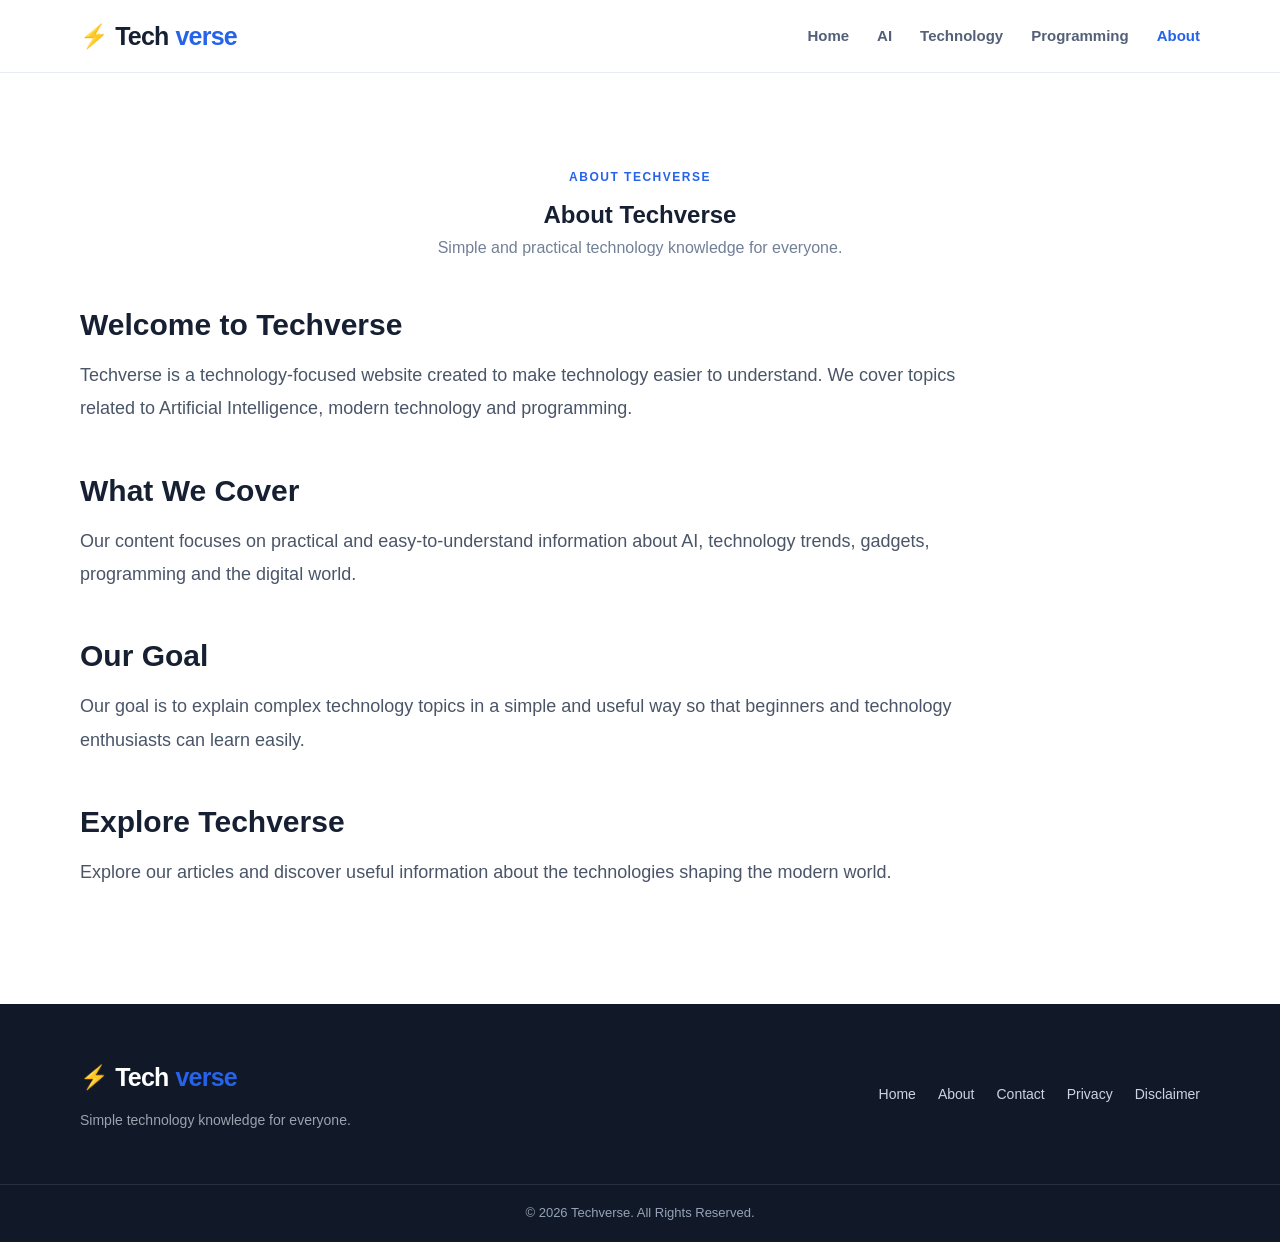
<file: about.html>
<!DOCTYPE html>
<html lang="en">

<head>

    <meta charset="UTF-8">

    <meta name="viewport" content="width=device-width, initial-scale=1.0">

    <title>About Techverse | AI, Technology & Programming</title>

    <meta name="description"
        content="Learn about Techverse, a website dedicated to explaining Artificial Intelligence, technology and programming in simple and practical language.">

    <meta name="author" content="Techverse">

    <meta name="robots" content="index, follow">

    <link rel="canonical"
        href="https://godmaster419.github.io/Tech/about.html">

    <meta property="og:title"
        content="About Techverse">

    <meta property="og:description"
        content="Learn more about Techverse and our goal of making technology easier to understand.">

    <meta property="og:type" content="website">

    <meta property="og:url"
        content="https://godmaster419.github.io/Tech/about.html">

    <meta property="og:site_name" content="Techverse">

    <link rel="stylesheet" href="style.css">

</head>


<body>

    <!-- ================= HEADER ================= -->

    <header class="site-header">

        <div class="container navbar">

            <a href="index.html" class="logo">

                <span class="logo-icon">⚡</span>

                Tech<span>verse</span>

            </a>


            <nav class="nav-menu">

                <a href="index.html">
                    Home
                </a>

                <a href="categories/ai.html">
                    AI
                </a>

                <a href="categories/technology.html">
                    Technology
                </a>

                <a href="categories/programming.html">
                    Programming
                </a>

                <a href="about.html" class="active">
                    About
                </a>

            </nav>

        </div>

    </header>



    <!-- ================= ABOUT ================= -->

    <main>

        <section class="blog-section">

            <div class="container">

                <div class="section-heading">

                    <span class="section-label">
                        ABOUT TECHVERSE
                    </span>

                    <h1>
                        About Techverse
                    </h1>

                    <p>
                        Simple and practical technology knowledge
                        for everyone.
                    </p>

                </div>


                <div class="article-content">

                    <h2>
                        Welcome to Techverse
                    </h2>

                    <p>
                        Techverse is a technology-focused website
                        created to make technology easier to understand.
                        We cover topics related to Artificial Intelligence,
                        modern technology and programming.
                    </p>


                    <h2>
                        What We Cover
                    </h2>

                    <p>
                        Our content focuses on practical and easy-to-understand
                        information about AI, technology trends, gadgets,
                        programming and the digital world.
                    </p>


                    <h2>
                        Our Goal
                    </h2>

                    <p>
                        Our goal is to explain complex technology topics
                        in a simple and useful way so that beginners and
                        technology enthusiasts can learn easily.
                    </p>


                    <h2>
                        Explore Techverse
                    </h2>

                    <p>
                        Explore our articles and discover useful information
                        about the technologies shaping the modern world.
                    </p>

                </div>

            </div>

        </section>

    </main>



    <!-- ================= FOOTER ================= -->

    <footer class="site-footer">

        <div class="container footer-content">


            <div class="footer-brand">

                <a href="index.html" class="logo">

                    <span class="logo-icon">
                        ⚡
                    </span>

                    Tech<span>verse</span>

                </a>

                <p>
                    Simple technology knowledge for everyone.
                </p>

            </div>


            <div class="footer-links">

                <a href="index.html">
                    Home
                </a>

                <a href="about.html">
                    About
                </a>

               <a href="../contact.html">
    Contact
</a>

<a href="../privacy.html">
    Privacy
</a>
<a href="../disclaimer.html">
        Disclaimer
    </a>
            </div>

        </div>


        <div class="footer-bottom">

            <p>
                © 2026 Techverse. All Rights Reserved.
            </p>

        </div>

    </footer>


</body>

</html>
</file>
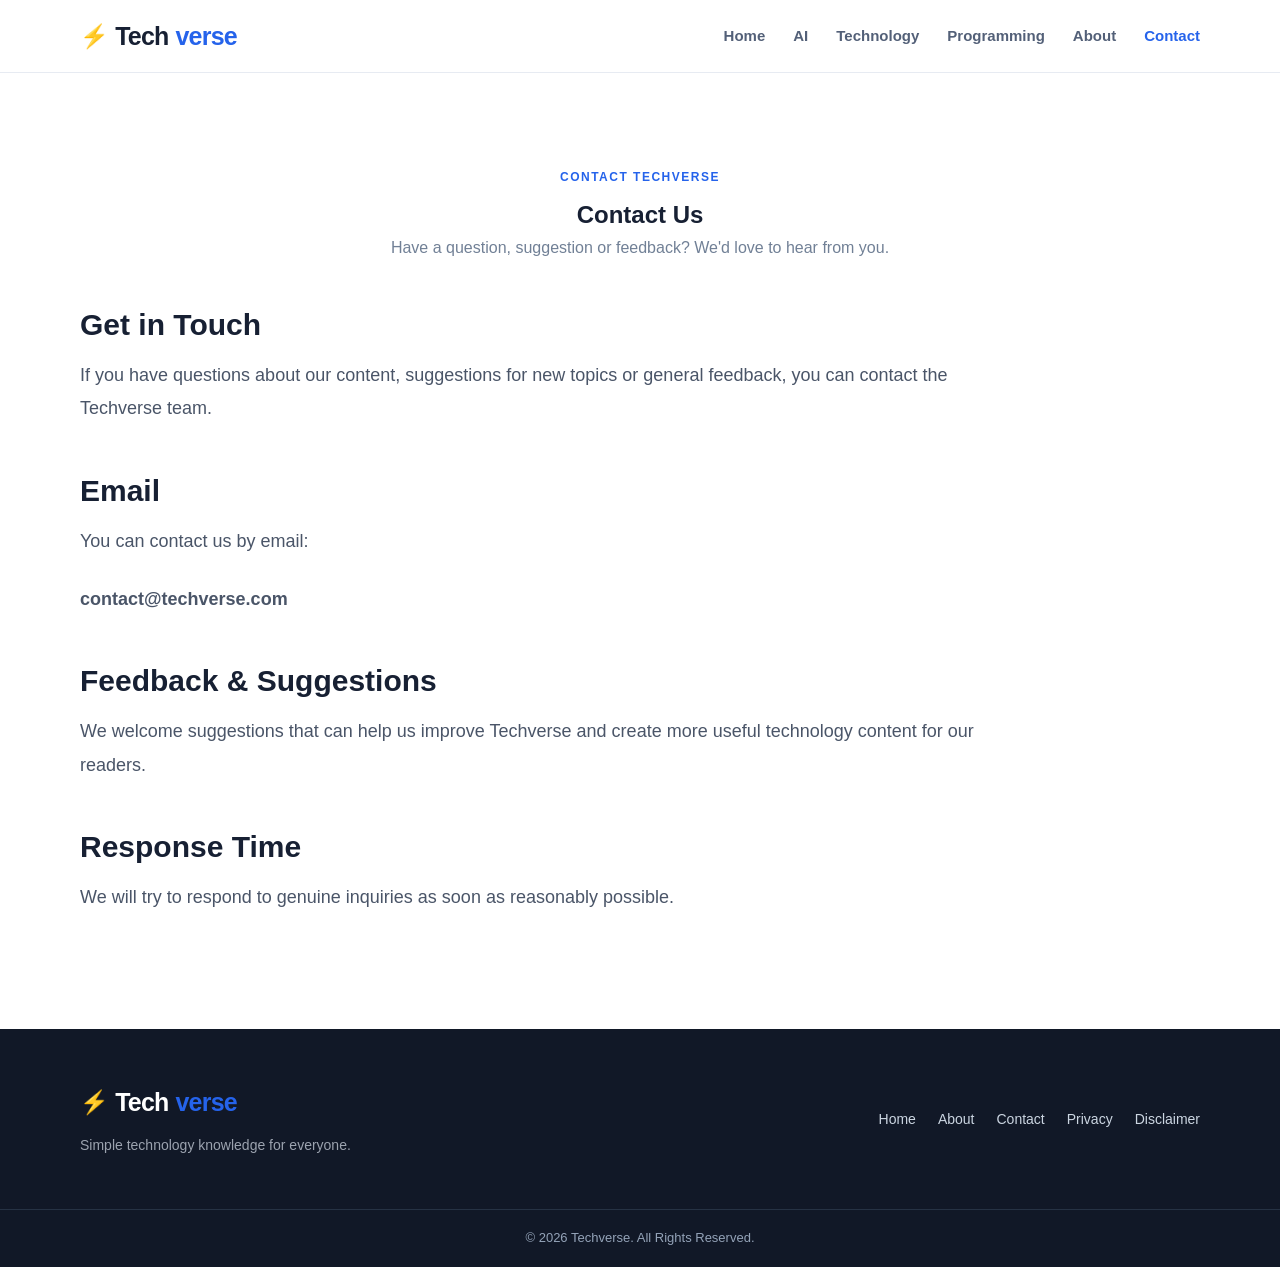
<file: contact.html>
<!DOCTYPE html>
<html lang="en">

<head>

    <meta charset="UTF-8">

    <meta name="viewport" content="width=device-width, initial-scale=1.0">

    <title>Contact Techverse</title>

    <meta name="description"
        content="Contact Techverse for questions, feedback, suggestions, corrections or other inquiries.">

    <meta name="author" content="Techverse">

    <meta name="robots" content="index, follow">

    <link rel="canonical"
        href="https://godmaster419.github.io/Tech/contact.html">

    <meta property="og:title"
        content="Contact Techverse">

    <meta property="og:description"
        content="Get in touch with Techverse for questions, feedback and suggestions.">

    <meta property="og:type" content="website">

    <meta property="og:url"
        content="https://godmaster419.github.io/Tech/contact.html">

    <meta property="og:site_name" content="Techverse">

    <link rel="stylesheet" href="style.css">

</head>


<body>


<!-- ================= HEADER ================= -->

<header class="site-header">

    <div class="container navbar">

        <a href="index.html" class="logo">

            <span class="logo-icon">⚡</span>

            Tech<span>verse</span>

        </a>


        <nav class="nav-menu">

            <a href="index.html">
                Home
            </a>

            <a href="categories/ai.html">
                AI
            </a>

            <a href="categories/technology.html">
                Technology
            </a>

            <a href="categories/programming.html">
                Programming
            </a>

            <a href="about.html">
                About
            </a>

            <a href="contact.html" class="active">
                Contact
            </a>

        </nav>

    </div>

</header>



<!-- ================= CONTACT ================= -->

<main>

    <section class="blog-section">

        <div class="container">


            <div class="section-heading">

                <span class="section-label">
                    CONTACT TECHVERSE
                </span>

                <h1>
                    Contact Us
                </h1>

                <p>
                    Have a question, suggestion or feedback?
                    We'd love to hear from you.
                </p>

            </div>



            <div class="article-content">


                <h2>
                    Get in Touch
                </h2>

                <p>
                    If you have questions about our content,
                    suggestions for new topics or general feedback,
                    you can contact the Techverse team.
                </p>


                <h2>
                    Email
                </h2>

                <p>
                    You can contact us by email:
                </p>

                <p>
                    <strong>
                        contact@techverse.com
                    </strong>
                </p>


                <h2>
                    Feedback & Suggestions
                </h2>

                <p>
                    We welcome suggestions that can help us improve
                    Techverse and create more useful technology content
                    for our readers.
                </p>


                <h2>
                    Response Time
                </h2>

                <p>
                    We will try to respond to genuine inquiries
                    as soon as reasonably possible.
                </p>

            </div>

        </div>

    </section>

</main>



<!-- ================= FOOTER ================= -->

<footer class="site-footer">

    <div class="container footer-content">


        <div class="footer-brand">

            <a href="index.html" class="logo">

                <span class="logo-icon">
                    ⚡
                </span>

                Tech<span>verse</span>

            </a>

            <p>
                Simple technology knowledge for everyone.
            </p>

        </div>


        <div class="footer-links">

            <a href="index.html">
                Home
            </a>

            <a href="about.html">
                About
            </a>

            <a href="contact.html">
                Contact
            </a>

            <a href="../privacy.html">
    Privacy
</a>
<a href="../disclaimer.html">
        Disclaimer
    </a>
        </div>

    </div>


    <div class="footer-bottom">

        <p>
            © 2026 Techverse. All Rights Reserved.
        </p>

    </div>

</footer>


</body>

</html>
</file>
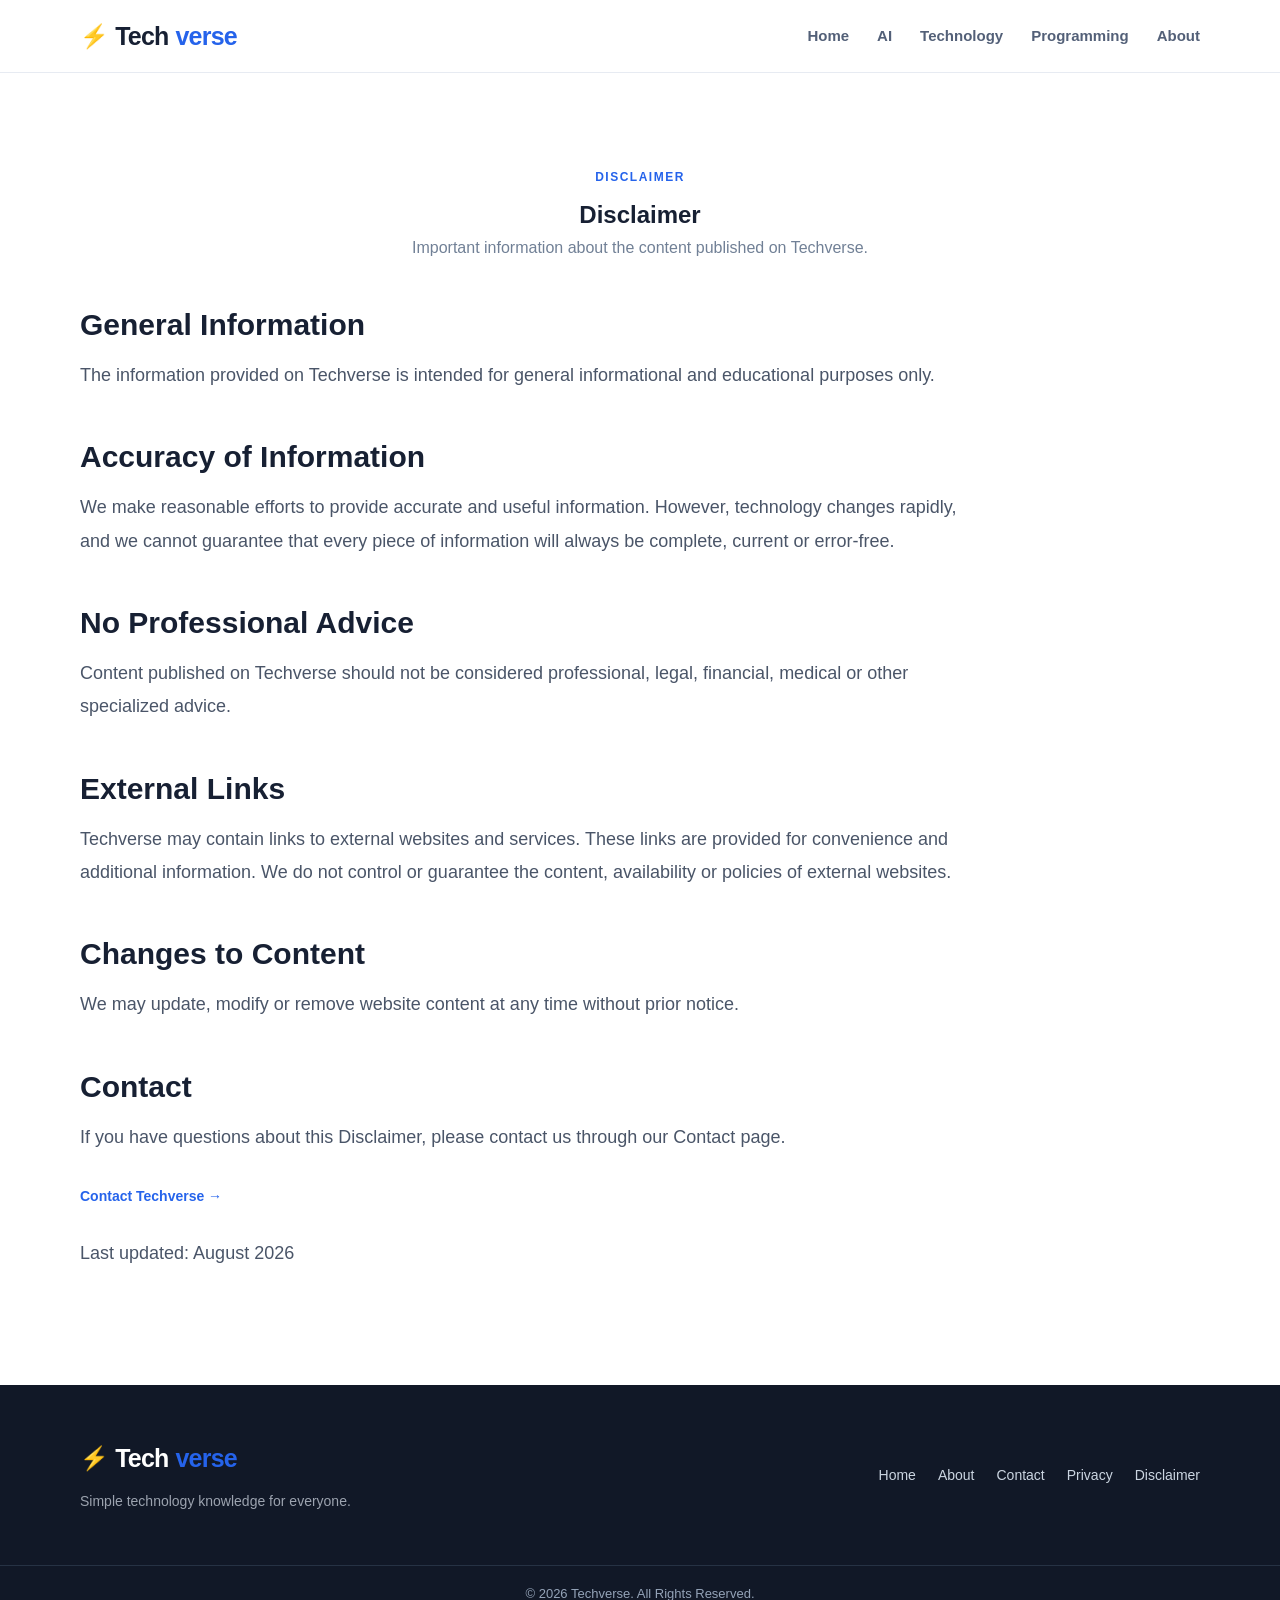
<file: disclaimer.html>
<!DOCTYPE html>
<html lang="en">

<head>

    <meta charset="UTF-8">

    <meta name="viewport" content="width=device-width, initial-scale=1.0">

    <title>Disclaimer | Techverse</title>

    <meta name="description"
        content="Read the Techverse Disclaimer regarding the information, content, links and resources published on this website.">

    <meta name="author" content="Techverse">

    <meta name="robots" content="index, follow">

    <link rel="canonical"
        href="https://godmaster419.github.io/Tech/disclaimer.html">

    <meta property="og:title"
        content="Disclaimer | Techverse">

    <meta property="og:description"
        content="Read the disclaimer for information published on Techverse.">

    <meta property="og:type" content="website">

    <meta property="og:url"
        content="https://godmaster419.github.io/Tech/disclaimer.html">

    <meta property="og:site_name" content="Techverse">

    <link rel="stylesheet" href="style.css">

</head>


<body>


<!-- ================= HEADER ================= -->

<header class="site-header">

    <div class="container navbar">

        <a href="index.html" class="logo">

            <span class="logo-icon">⚡</span>

            Tech<span>verse</span>

        </a>


        <nav class="nav-menu">

            <a href="index.html">
                Home
            </a>

            <a href="categories/ai.html">
                AI
            </a>

            <a href="categories/technology.html">
                Technology
            </a>

            <a href="categories/programming.html">
                Programming
            </a>

            <a href="about.html">
                About
            </a>

        </nav>

    </div>

</header>



<!-- ================= DISCLAIMER ================= -->

<main>

    <section class="blog-section">

        <div class="container">


            <div class="section-heading">

                <span class="section-label">
                    DISCLAIMER
                </span>

                <h1>
                    Disclaimer
                </h1>

                <p>
                    Important information about the content
                    published on Techverse.
                </p>

            </div>


            <div class="article-content">


                <h2>
                    General Information
                </h2>

                <p>
                    The information provided on Techverse is
                    intended for general informational and
                    educational purposes only.
                </p>


                <h2>
                    Accuracy of Information
                </h2>

                <p>
                    We make reasonable efforts to provide
                    accurate and useful information. However,
                    technology changes rapidly, and we cannot
                    guarantee that every piece of information
                    will always be complete, current or error-free.
                </p>


                <h2>
                    No Professional Advice
                </h2>

                <p>
                    Content published on Techverse should not
                    be considered professional, legal, financial,
                    medical or other specialized advice.
                </p>


                <h2>
                    External Links
                </h2>

                <p>
                    Techverse may contain links to external
                    websites and services. These links are
                    provided for convenience and additional
                    information. We do not control or guarantee
                    the content, availability or policies of
                    external websites.
                </p>


                <h2>
                    Changes to Content
                </h2>

                <p>
                    We may update, modify or remove website
                    content at any time without prior notice.
                </p>


                <h2>
                    Contact
                </h2>

                <p>
                    If you have questions about this Disclaimer,
                    please contact us through our Contact page.
                </p>

                <p>

                    <a href="contact.html" class="read-more">
                        Contact Techverse →
                    </a>

                </p>


                <p>
                    Last updated: August 2026
                </p>


            </div>

        </div>

    </section>

</main>



<!-- ================= FOOTER ================= -->

<footer class="site-footer">

    <div class="container footer-content">


        <div class="footer-brand">

            <a href="index.html" class="logo">

                <span class="logo-icon">
                    ⚡
                </span>

                Tech<span>verse</span>

            </a>

            <p>
                Simple technology knowledge for everyone.
            </p>

        </div>


        <div class="footer-links">

            <a href="index.html">
                Home
            </a>

            <a href="about.html">
                About
            </a>

            <a href="contact.html">
                Contact
            </a>

            <a href="privacy.html">
                Privacy
            </a>

            <a href="disclaimer.html">
                Disclaimer
            </a>

        </div>

    </div>


    <div class="footer-bottom">

        <p>
            © 2026 Techverse. All Rights Reserved.
        </p>

    </div>

</footer>


</body>

</html>
</file>
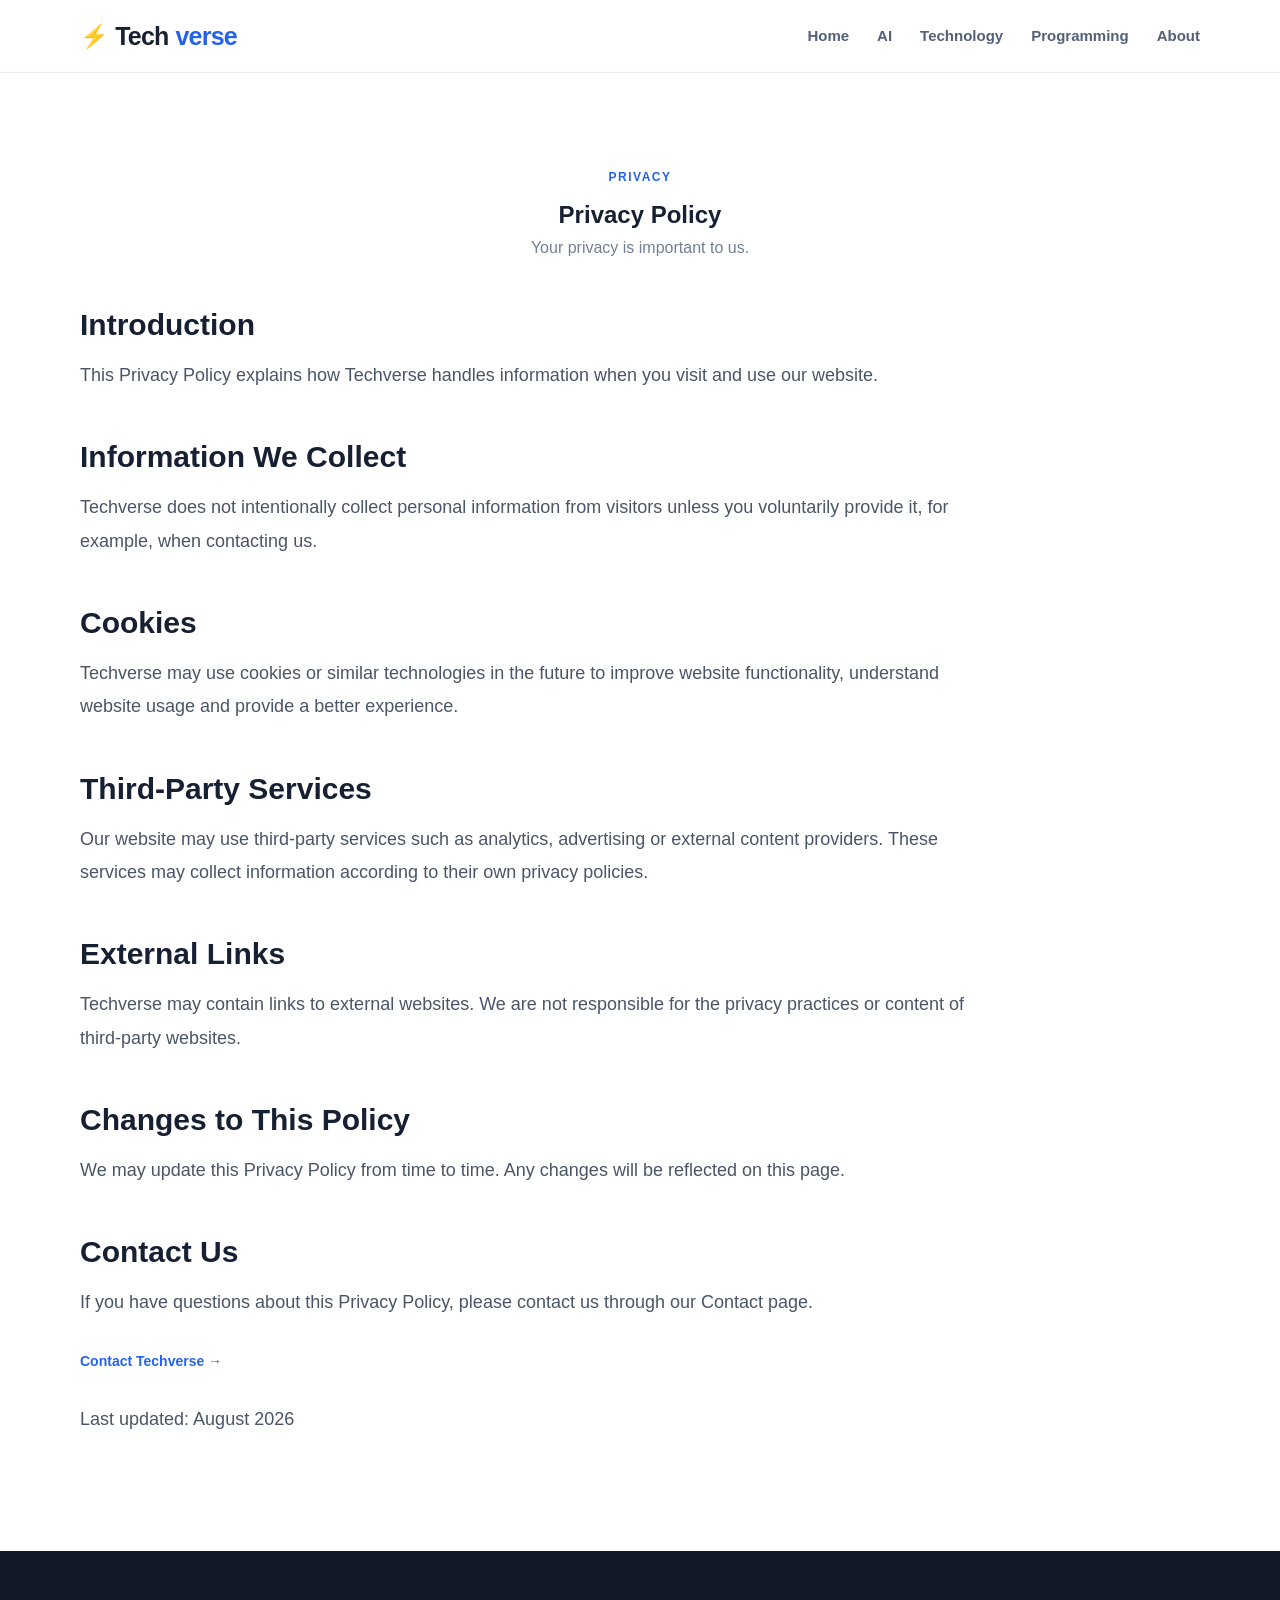
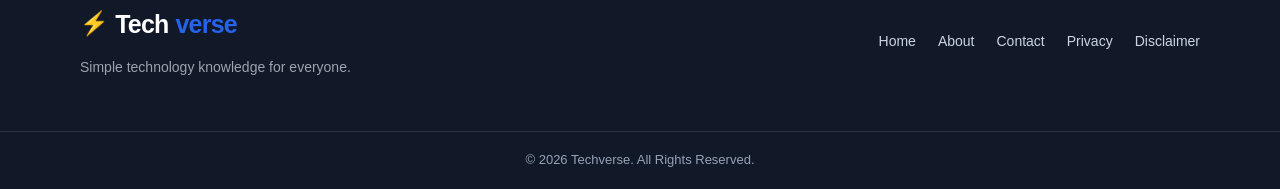
<file: privacy.html>
<!DOCTYPE html>
<html lang="en">

<head>

    <meta charset="UTF-8">

    <meta name="viewport" content="width=device-width, initial-scale=1.0">

    <title>Privacy Policy | Techverse</title>

    <meta name="description"
        content="Read the Techverse Privacy Policy to understand how information is collected, used and protected when you visit our website.">

    <meta name="author" content="Techverse">

    <meta name="robots" content="index, follow">

    <link rel="canonical"
        href="https://godmaster419.github.io/Tech/privacy.html">

    <meta property="og:title"
        content="Privacy Policy | Techverse">

    <meta property="og:description"
        content="Read the Techverse Privacy Policy and learn how visitor information is handled.">

    <meta property="og:type" content="website">

    <meta property="og:url"
        content="https://godmaster419.github.io/Tech/privacy.html">

    <meta property="og:site_name" content="Techverse">

    <link rel="stylesheet" href="style.css">

</head>


<body>


<!-- ================= HEADER ================= -->

<header class="site-header">

    <div class="container navbar">

        <a href="index.html" class="logo">

            <span class="logo-icon">⚡</span>

            Tech<span>verse</span>

        </a>


        <nav class="nav-menu">

            <a href="index.html">
                Home
            </a>

            <a href="categories/ai.html">
                AI
            </a>

            <a href="categories/technology.html">
                Technology
            </a>

            <a href="categories/programming.html">
                Programming
            </a>

            <a href="about.html">
                About
            </a>

        </nav>

    </div>

</header>



<!-- ================= PRIVACY POLICY ================= -->

<main>

    <section class="blog-section">

        <div class="container">

            <div class="section-heading">

                <span class="section-label">
                    PRIVACY
                </span>

                <h1>
                    Privacy Policy
                </h1>

                <p>
                    Your privacy is important to us.
                </p>

            </div>


            <div class="article-content">


                <h2>
                    Introduction
                </h2>

                <p>
                    This Privacy Policy explains how Techverse
                    handles information when you visit and use
                    our website.
                </p>


                <h2>
                    Information We Collect
                </h2>

                <p>
                    Techverse does not intentionally collect
                    personal information from visitors unless
                    you voluntarily provide it, for example,
                    when contacting us.
                </p>


                <h2>
                    Cookies
                </h2>

                <p>
                    Techverse may use cookies or similar
                    technologies in the future to improve
                    website functionality, understand website
                    usage and provide a better experience.
                </p>


                <h2>
                    Third-Party Services
                </h2>

                <p>
                    Our website may use third-party services
                    such as analytics, advertising or external
                    content providers. These services may
                    collect information according to their
                    own privacy policies.
                </p>


                <h2>
                    External Links
                </h2>

                <p>
                    Techverse may contain links to external
                    websites. We are not responsible for the
                    privacy practices or content of third-party
                    websites.
                </p>


                <h2>
                    Changes to This Policy
                </h2>

                <p>
                    We may update this Privacy Policy from time
                    to time. Any changes will be reflected on
                    this page.
                </p>


                <h2>
                    Contact Us
                </h2>

                <p>
                    If you have questions about this Privacy
                    Policy, please contact us through our
                    Contact page.
                </p>

                <p>

                    <a href="contact.html" class="read-more">
                        Contact Techverse →
                    </a>

                </p>


                <p>
                    Last updated: August 2026
                </p>


            </div>

        </div>

    </section>

</main>



<!-- ================= FOOTER ================= -->

<footer class="site-footer">

    <div class="container footer-content">


        <div class="footer-brand">

            <a href="index.html" class="logo">

                <span class="logo-icon">
                    ⚡
                </span>

                Tech<span>verse</span>

            </a>

            <p>
                Simple technology knowledge for everyone.
            </p>

        </div>


        <div class="footer-links">

            <a href="index.html">
                Home
            </a>

            <a href="about.html">
                About
            </a>

            <a href="contact.html">
                Contact
            </a>

            <a href="privacy.html">
                Privacy
            </a>
<a href="../disclaimer.html">
        Disclaimer
    </a>
        </div>

    </div>


    <div class="footer-bottom">

        <p>
            © 2026 Techverse. All Rights Reserved.
        </p>

    </div>

</footer>


</body>

</html>
</file>
<file: style.css>
/* =========================
   TECHVERSE - GLOBAL
========================= */

* {
    margin: 0;
    padding: 0;
    box-sizing: border-box;
}

html {
    scroll-behavior: smooth;
    scroll-padding-top: 75px;
}

body {
    font-family: Arial, Helvetica, sans-serif;
    background: #f7f9fc;
    color: #172033;
    line-height: 1.6;
}

a {
    text-decoration: none;
    color: inherit;
}

img {
    max-width: 100%;
}

.container {
    width: min(1120px, 92%);
    margin: auto;
}


/* =========================
   HEADER
========================= */

.site-header {
    background: rgba(255, 255, 255, 0.96);
    border-bottom: 1px solid #e7ebf2;
    position: sticky;
    top: 0;
    z-index: 1000;
}

.navbar {
    min-height: 72px;
    display: flex;
    align-items: center;
    justify-content: space-between;
    gap: 30px;
}

.logo {
    font-size: 25px;
    font-weight: 800;
    letter-spacing: -0.8px;
    display: flex;
    align-items: center;
    gap: 7px;
}

.logo span:last-child {
    color: #2563eb;
}

.logo-icon {
    font-size: 23px;
}

.nav-menu {
    display: flex;
    align-items: center;
    gap: 28px;
}

.nav-menu a {
    font-size: 15px;
    font-weight: 600;
    color: #536078;
    transition: 0.25s ease;
}

.nav-menu a:hover,
.nav-menu a.active {
    color: #2563eb;
}


/* =========================
   HERO
========================= */

.hero {
    min-height: 570px;
    display: flex;
    align-items: center;
    background:
        radial-gradient(
            circle at 85% 25%,
            rgba(37, 99, 235, 0.13),
            transparent 28%
        ),
        radial-gradient(
            circle at 15% 70%,
            rgba(99, 102, 241, 0.10),
            transparent 30%
        ),
        #ffffff;
    overflow: hidden;
}

.hero-content {
    display: grid;
    grid-template-columns: 1.15fr 0.85fr;
    align-items: center;
    gap: 60px;
    padding: 80px 0;
}

.hero-badge {
    display: inline-block;
    padding: 8px 14px;
    background: #eef4ff;
    color: #2563eb;
    border: 1px solid #dbe7ff;
    border-radius: 30px;
    font-size: 13px;
    font-weight: 700;
    margin-bottom: 22px;
}

.hero h1 {
    font-size: clamp(42px, 5vw, 68px);
    line-height: 1.08;
    letter-spacing: -2.5px;
    margin-bottom: 24px;
}

.hero h1 span {
    color: #2563eb;
}

.hero p {
    max-width: 610px;
    font-size: 18px;
    color: #637087;
    margin-bottom: 32px;
}

.hero-buttons {
    display: flex;
    align-items: center;
    gap: 14px;
    flex-wrap: wrap;
}

.primary-btn,
.secondary-btn {
    display: inline-block;
    padding: 13px 21px;
    border-radius: 9px;
    font-weight: 700;
    transition: 0.25s ease;
}

.primary-btn {
    background: #2563eb;
    color: white;
    box-shadow: 0 8px 22px rgba(37, 99, 235, 0.22);
}

.primary-btn:hover {
    transform: translateY(-2px);
    background: #1d4ed8;
}

.secondary-btn {
    border: 1px solid #d8deea;
    background: white;
    color: #334155;
}

.secondary-btn:hover {
    border-color: #2563eb;
    color: #2563eb;
}


/* =========================
   HERO GRAPHIC
========================= */

.hero-visual {
    display: flex;
    justify-content: center;
    align-items: center;
}

.tech-orbit {
    width: 330px;
    height: 330px;
    border-radius: 50%;
    position: relative;
    display: flex;
    align-items: center;
    justify-content: center;
    background:
        radial-gradient(
            circle,
            #ffffff 0 28%,
            transparent 29%
        ),
        radial-gradient(
            circle,
            rgba(37, 99, 235, 0.15),
            rgba(99, 102, 241, 0.03) 65%,
            transparent 70%
        );
}

.orbit-circle {
    position: absolute;
    width: 270px;
    height: 270px;
    border: 2px dashed rgba(37, 99, 235, 0.25);
    border-radius: 50%;
    animation: rotateOrbit 18s linear infinite;
}

.tech-symbol {
    width: 125px;
    height: 125px;
    border-radius: 28px;
    display: flex;
    align-items: center;
    justify-content: center;
    background: #172033;
    color: #60a5fa;
    font-size: 35px;
    font-weight: 800;
    box-shadow: 0 25px 60px rgba(23, 32, 51, 0.25);
}

@keyframes rotateOrbit {
    from {
        transform: rotate(0deg);
    }

    to {
        transform: rotate(360deg);
    }
}


/* =========================
   SECTIONS
========================= */

.categories,
.blog-section {
    padding: 90px 0;
}

.categories {
    background: #f7f9fc;
}

.blog-section {
    background: #ffffff;
}

.section-heading {
    text-align: center;
    margin-bottom: 45px;
}

.section-label {
    display: inline-block;
    color: #2563eb;
    font-size: 12px;
    font-weight: 800;
    letter-spacing: 1.5px;
    margin-bottom: 9px;
}

.section-heading h2 {
    font-size: 34px;
    line-height: 1.2;
    margin-bottom: 10px;
    letter-spacing: -1px;
}

.section-heading p {
    color: #718096;
}


/* =========================
   CATEGORY CARDS
========================= */

.category-grid {
    display: grid;
    grid-template-columns: repeat(3, 1fr);
    gap: 22px;
}

.category-card {
    background: #ffffff;
    border: 1px solid #e6eaf1;
    border-radius: 16px;
    padding: 30px;
    transition: 0.3s ease;
}

.category-card:hover {
    transform: translateY(-6px);
    border-color: #bfdbfe;
    box-shadow: 0 18px 40px rgba(30, 64, 175, 0.09);
}

.category-icon {
    width: 54px;
    height: 54px;
    border-radius: 13px;
    display: flex;
    align-items: center;
    justify-content: center;
    background: #eef4ff;
    color: #2563eb;
    font-size: 24px;
    margin-bottom: 20px;
}

.category-card h3 {
    font-size: 19px;
    margin-bottom: 8px;
}

.category-card p {
    color: #68758a;
    font-size: 14px;
}


/* =========================
   ARTICLE SECTION
========================= */

.articles-heading {
    display: flex;
    justify-content: space-between;
    align-items: end;
    text-align: left;
}

.view-all {
    color: #2563eb;
    font-weight: 700;
    font-size: 14px;
}

.blog-grid {
    display: grid;
    grid-template-columns: repeat(3, 1fr);
    gap: 25px;
}

.blog-card {
    background: #ffffff;
    border: 1px solid #e5e9f0;
    border-radius: 16px;
    overflow: hidden;
    transition: 0.3s ease;
}

.blog-card:hover {
    transform: translateY(-7px);
    box-shadow: 0 20px 45px rgba(15, 23, 42, 0.10);
}

.blog-image {
    height: 215px;
    position: relative;
    overflow: hidden;
}

.blog-image img {
    width: 100%;
    height: 100%;
    object-fit: cover;
    transition: 0.4s ease;
}

.blog-card:hover .blog-image img {
    transform: scale(1.05);
}

.article-category {
    position: absolute;
    left: 15px;
    top: 15px;
    background: #ffffff;
    color: #2563eb;
    padding: 5px 10px;
    border-radius: 20px;
    font-size: 12px;
    font-weight: 800;
}

.blog-content {
    padding: 23px;
}

.article-meta {
    color: #718096;
    font-size: 12px;
    font-weight: 600;
}

.blog-content h3 {
    font-size: 20px;
    line-height: 1.3;
    margin: 9px 0 11px;
}

.blog-content p {
    color: #69768b;
    font-size: 14px;
    margin-bottom: 20px;
}

.read-more {
    color: #2563eb;
    font-size: 14px;
    font-weight: 800;
}

.read-more:hover {
    text-decoration: underline;
}


/* =========================
   ARTICLE PAGE
========================= */

.article-page {
    padding: 60px 0;
}

.article-layout {
    display: grid;
    grid-template-columns: minmax(0, 1fr) 300px;
    gap: 30px;
    align-items: start;
}

.article {
    min-width: 0;
    position: relative;
}

.article-top {
    margin-bottom: 25px;
}

.article-label {
    display: inline-block;
    color: #2563eb;
    font-size: 14px;
    font-weight: 700;
    letter-spacing: 0.5px;
    margin-bottom: 10px;
}

.article h1 {
    font-size: clamp(40px, 5vw, 58px);
    line-height: 1.15;
    letter-spacing: -2px;
    margin-bottom: 18px;
    color: #172033;
}

.article-intro {
    font-size: 19px;
    line-height: 1.7;
    color: #637087;
    max-width: 850px;
    margin-bottom: 22px;
}

.article-meta {
    display: flex;
    align-items: center;
    gap: 8px;
    flex-wrap: wrap;
    color: #718096;
    font-size: 13px;
    font-weight: 600;
}


/* =========================
   ARTICLE FEATURED IMAGE
========================= */

.article-featured-image {
    width: 100%;
    max-width: 100%;
    overflow: hidden;
    border-radius: 18px;
    margin: 25px 0 35px;
}

.article-featured-image img {
    display: block;
    width: 100%;
    max-width: 100%;
    height: auto;
    object-fit: cover;
}


/* =========================
   ARTICLE CONTENT
========================= */

.article-content {
    max-width: 900px;
}

.article-content p {
    font-size: 18px;
    line-height: 1.85;
    color: #4a5568;
    margin-bottom: 25px;
}

.article-content h2 {
    font-size: 30px;
    line-height: 1.3;
    color: #172033;
    margin-top: 45px;
    margin-bottom: 15px;

    /* On This Page anchor position */
    scroll-margin-top: 75px;
}

.article-content ul {
    margin: 20px 0 30px 25px;
}

.article-content li {
    font-size: 18px;
    line-height: 1.8;
    color: #4a5568;
    margin-bottom: 7px;
}


/* =========================
   OLD ARTICLE SUPPORT
========================= */

.article-container {
    max-width: 900px;
    margin: 60px auto;
    padding: 0 20px;
}

.article-date {
    color: #718096;
    font-size: 15px;
    margin-bottom: 30px;
}

.article > img {
    width: 100%;
    max-height: 450px;
    object-fit: cover;
    border-radius: 18px;
    margin-bottom: 35px;
}

.article p {
    font-size: 18px;
    line-height: 1.8;
    color: #4a5568;
    margin-bottom: 25px;
}

.article h2 {
    font-size: 30px;
    color: #172033;
    margin-top: 45px;
    margin-bottom: 15px;
    scroll-margin-top: 75px;
}

.article ul {
    margin: 20px 0 30px 25px;
}

.article li {
    font-size: 18px;
    line-height: 1.8;
    color: #4a5568;
}


/* =========================
   ARTICLE SIDEBAR
========================= */

.article-sidebar {
    position: sticky;
    top: 100px;
    z-index: 2;
}

.sidebar-card {
    background: #ffffff;
    border: 1px solid #e5e7eb;
    border-radius: 14px;
    padding: 22px;
    margin-bottom: 20px;
}

.sidebar-card h3 {
    margin-top: 0;
    margin-bottom: 16px;
    font-size: 19px;
    color: #172033;
}

.sidebar-card a {
    display: block;
    padding: 9px 0;
    color: #4b5563;
    text-decoration: none;
    font-size: 15px;
    line-height: 1.5;
}

.sidebar-card a:hover {
    color: #2563eb;
}


/* =========================
   ARTICLE FOOTER / BACK
========================= */

.article-footer {
    margin-top: 35px;
}

.back-home {
    display: inline-block;
    color: #2563eb;
    font-weight: 700;
    text-decoration: none;
}

.back-home:hover {
    text-decoration: underline;
}


/* =========================
   FOOTER
========================= */

.site-footer {
    background: #111827;
    color: #ffffff;
}

.footer-content {
    min-height: 180px;
    display: flex;
    justify-content: space-between;
    align-items: center;
    gap: 40px;
}

.footer-brand .logo {
    margin-bottom: 12px;
}

.footer-brand p {
    color: #9ca3af;
    font-size: 14px;
}

.footer-links {
    display: flex;
    gap: 22px;
    flex-wrap: wrap;
}

.footer-links a {
    color: #cbd5e1;
    font-size: 14px;
}

.footer-links a:hover {
    color: #ffffff;
}

.footer-bottom {
    border-top: 1px solid #263244;
    text-align: center;
    padding: 18px;
}

.footer-bottom p {
    color: #94a3b8;
    font-size: 13px;
}


/* =========================
   CATEGORY PAGE
========================= */

.category-hero {
    padding: 90px 0 80px;
    background: linear-gradient(
        135deg,
        #f4f7ff,
        #eef4ff
    );
    border-bottom: 1px solid #e5e7eb;
}

.category-hero-content {
    max-width: 800px;
}

.category-badge {
    display: inline-block;
    margin-bottom: 18px;
    padding: 8px 16px;
    border-radius: 30px;
    background: #e8efff;
    color: #2563eb;
    font-size: 14px;
    font-weight: 700;
    letter-spacing: 0.5px;
}

.category-hero h1 {
    margin: 0 0 18px;
    font-size: clamp(38px, 6vw, 64px);
    line-height: 1.1;
}

.category-hero p {
    max-width: 700px;
    margin: 0;
    font-size: 19px;
    line-height: 1.7;
    color: #64748b;
}

.category-articles {
    padding-top: 80px;
}

.category-articles .blog-card {
    transition:
        transform 0.25s ease,
        box-shadow 0.25s ease;
}

.category-articles .blog-card:hover {
    transform: translateY(-6px);
    box-shadow: 0 18px 40px rgba(0, 0, 0, 0.10);
}

.category-articles .blog-image {
    overflow: hidden;
}

.category-articles .blog-image img {
    transition: transform 0.4s ease;
}

.category-articles .blog-card:hover .blog-image img {
    transform: scale(1.05);
}


/* =========================
   TABLET
========================= */

@media (max-width: 900px) {

    .nav-menu {
        gap: 15px;
    }

    .hero-content {
        grid-template-columns: 1fr;
        text-align: center;
    }

    .hero p {
        margin-left: auto;
        margin-right: auto;
    }

    .hero-buttons {
        justify-content: center;
    }

    .hero-visual {
        margin-top: 10px;
    }

    .category-grid,
    .blog-grid {
        grid-template-columns: 1fr 1fr;
    }

    .articles-heading {
        align-items: center;
    }

    .article-layout {
        grid-template-columns: 1fr;
        gap: 30px;
    }

    .article-sidebar {
        position: static;
        margin-top: 10px;
    }

    .category-hero {
        padding: 70px 0 65px;
    }
}


/* =========================
   MOBILE
========================= */

@media (max-width: 600px) {

    html {
        scroll-padding-top: 65px;
    }

    .navbar {
        min-height: 65px;
    }

    .logo {
        font-size: 21px;
    }

    .nav-menu {
        display: none;
    }

    .hero {
        min-height: auto;
    }

    .hero-content {
        padding: 65px 0;
    }

    .hero h1 {
        font-size: 40px;
        letter-spacing: -1.5px;
    }

    .hero p {
        font-size: 16px;
    }

    .tech-orbit {
        width: 250px;
        height: 250px;
    }

    .orbit-circle {
        width: 205px;
        height: 205px;
    }

    .tech-symbol {
        width: 100px;
        height: 100px;
        font-size: 28px;
    }

    .categories,
    .blog-section {
        padding: 65px 0;
    }

    .section-heading h2 {
        font-size: 28px;
    }

    .category-grid,
    .blog-grid {
        grid-template-columns: 1fr;
    }

    .articles-heading {
        display: block;
    }

    .view-all {
        display: inline-block;
        margin-top: 12px;
    }

    .footer-content {
        padding: 40px 0;
        flex-direction: column;
        align-items: flex-start;
    }

    .article-page {
        padding: 35px 0;
    }

    .article h1 {
        font-size: 36px;
        letter-spacing: -1px;
    }

    .article-intro {
        font-size: 17px;
    }

    .article-content p,
    .article p {
        font-size: 17px;
    }

    .article-content h2,
    .article h2 {
        font-size: 25px;
        scroll-margin-top: 65px;
    }

    .article-content li,
    .article li {
        font-size: 17px;
    }

    .article-featured-image {
        border-radius: 14px;
        margin-top: 20px;
    }

    .category-hero {
        padding: 60px 0;
    }

    .category-hero h1 {
        font-size: 40px;
    }

    .category-hero p {
        font-size: 17px;
    }

    .category-articles {
        padding-top: 55px;
    }
}


/* =========================
   SMALL MOBILE
========================= */

@media (max-width: 400px) {

    .article h1 {
        font-size: 32px;
    }

    .article-content h2,
    .article h2 {
        font-size: 23px;
    }

    .article-meta {
        font-size: 12px;
    }
}
/* =========================
   MOBILE HEADER
========================= */

@media (max-width: 600px) {

    .navbar {
        min-height: 65px;
        padding: 10px 0;
        flex-wrap: wrap;
    }

    .logo {
        font-size: 21px;
    }

    .nav-menu {
        display: flex;
        width: 100%;
        justify-content: center;
        gap: 18px;
        flex-wrap: wrap;
        padding: 8px 0 10px;
    }

    .nav-menu a {
        font-size: 13px;
        font-weight: 700;
    }

    .site-header {
        position: sticky;
        top: 0;
    }

    html {
        scroll-padding-top: 105px;
    }

    .article-content h2,
    .article h2 {
        scroll-margin-top: 105px;
    }
}
/* =========================
   MOBILE MENU
========================= */

.menu-toggle {
    display: none;
}

/* MOBILE */
@media (max-width: 768px) {

    .navbar {
        position: relative;
    }

    .menu-toggle {
        display: block;
        margin-left: auto;
        border: none;
        background: transparent;
        font-size: 30px;
        line-height: 1;
        cursor: pointer;
        color: #172033;
        padding: 6px;
        z-index: 1001;
    }

    .nav-menu {
        display: none !important;
        position: absolute;
        top: 100%;
        left: 0;
        right: 0;

        width: 100%;
        max-height: 300px;

        background: #ffffff;
        flex-direction: column;
        align-items: flex-start;

        gap: 0;
        padding: 10px 24px;
        margin: 0;

        box-sizing: border-box;
        overflow-y: auto;

        border-top: 1px solid #e5e7eb;
        border-bottom: 1px solid #e5e7eb;

        box-shadow: 0 8px 20px rgba(0, 0, 0, 0.08);

        z-index: 9999;
    }

    .nav-menu.active {
        display: flex !important;
    }

    .nav-menu a {
        display: block;
        width: 100%;
        padding: 11px 0;
        margin: 0;

        font-size: 17px;
        font-weight: 600;
        text-align: left;

        box-sizing: border-box;
    }
}


/* DESKTOP */
@media (min-width: 769px) {

    .menu-toggle {
        display: none !important;
    }

    .nav-menu {
        display: flex;
    }

}
</file>
